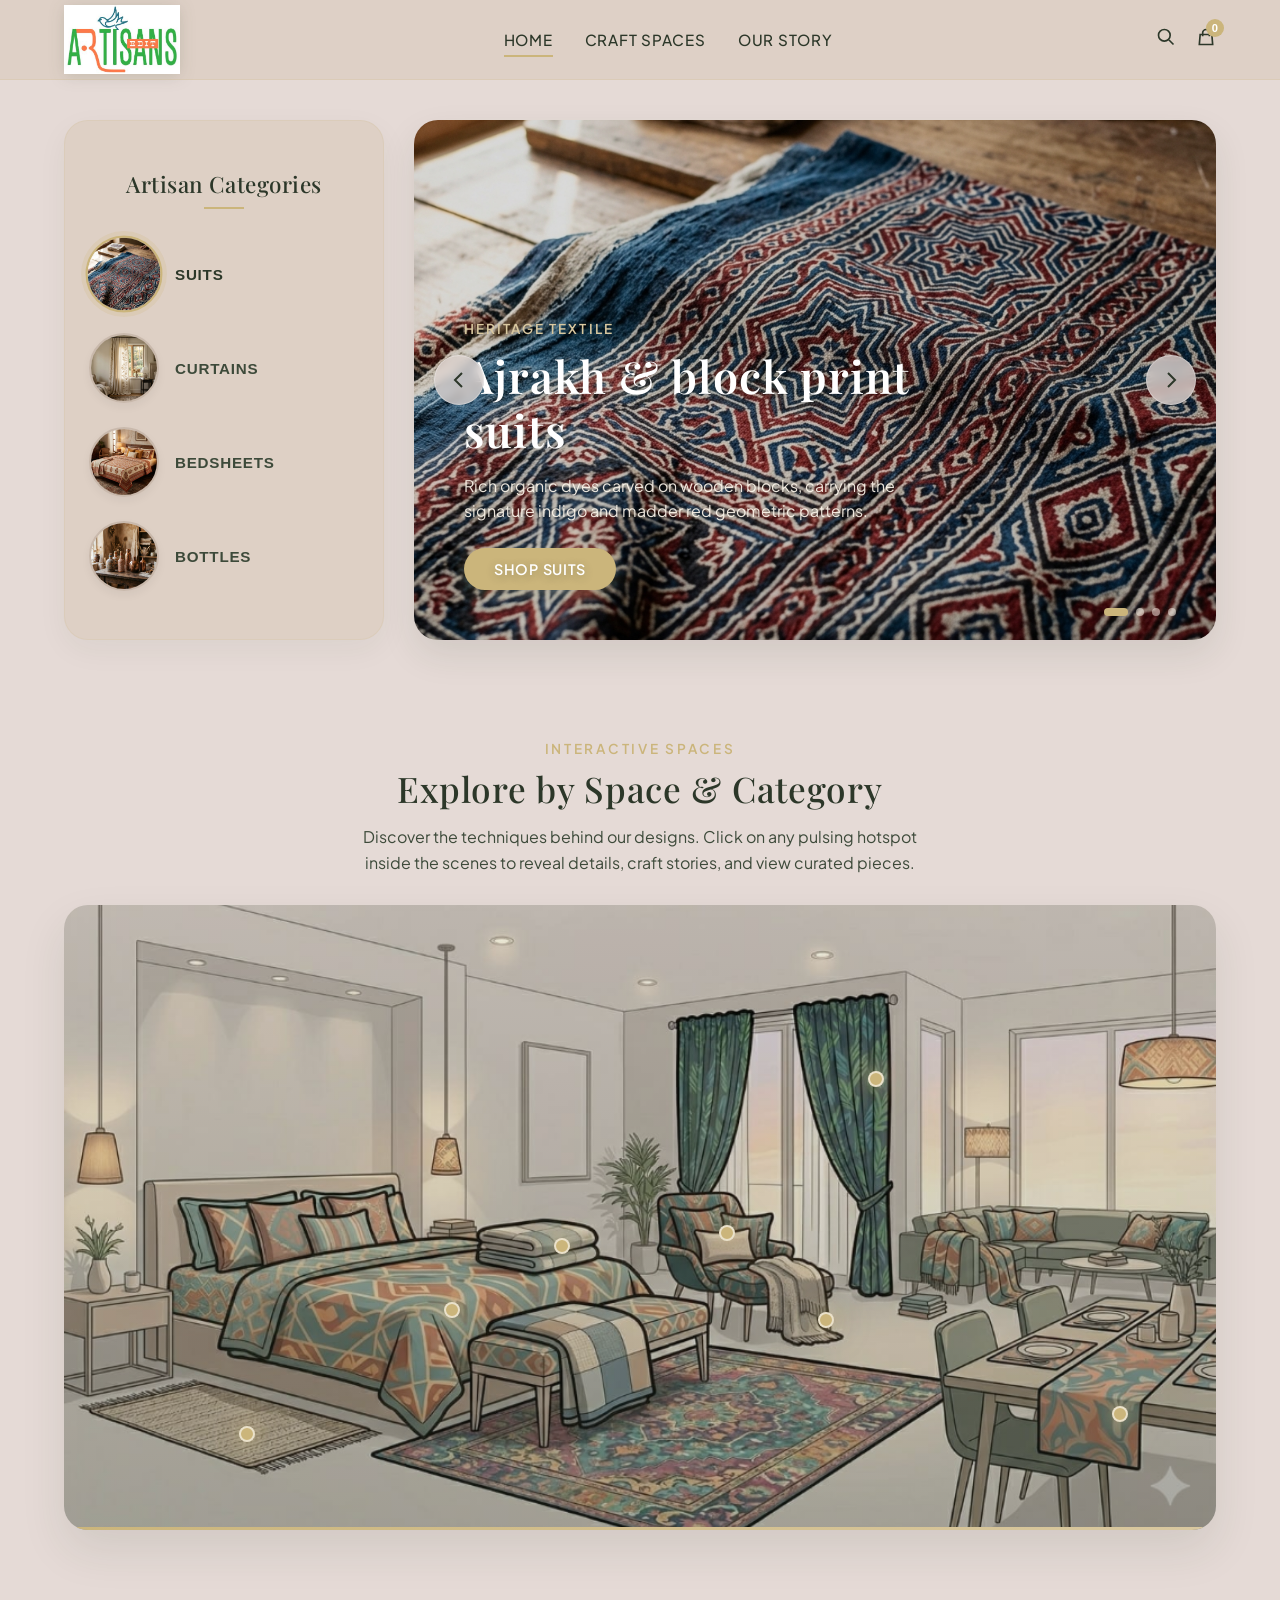
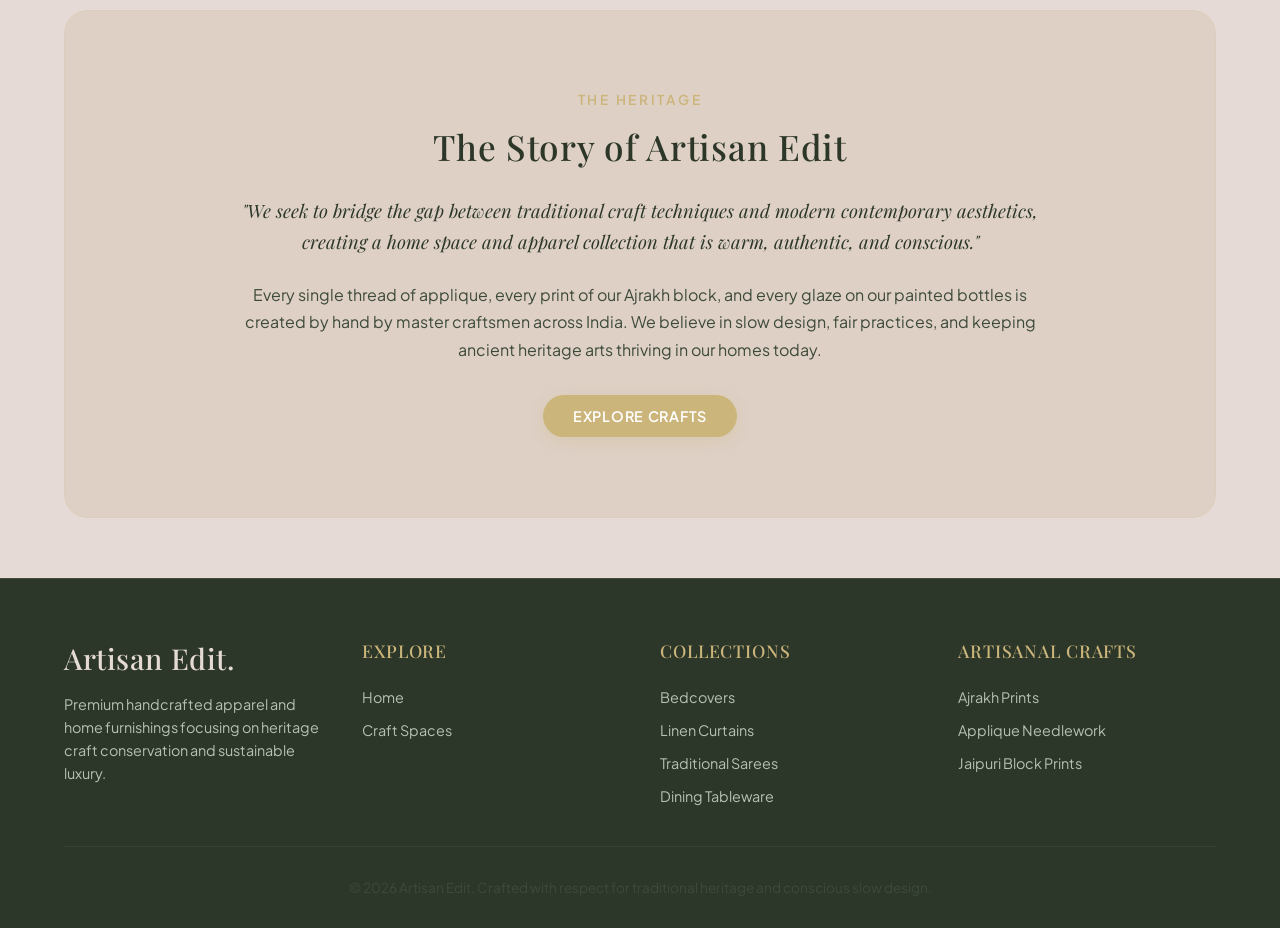
<file: index.html>
<!DOCTYPE html>
<html lang="en">
<head>
    <meta charset="UTF-8">
    <meta name="viewport" content="width=device-width, initial-scale=1.0">
    <title>Artisan Edit | Exquisite Handcrafted Apparel & Furnishings</title>
    <meta name="description" content="Explore Artisan Edit, a premium boutique for hand block prints, Applique work, Ajrakh, and traditional handloom fabrics. Exquisite home furnishings, wearables, and accessories.">
    <link rel="stylesheet" href="style.css">
</head>
<body>

    <!-- Header Section -->
    <header>
        <div class="header-brand">
            <img src="assets/artisans-edit-logo.png" alt="Artisans Edit Logo" class="brand-logo-img">
        </div>
        <nav>
            <ul class="nav-menu">
                <li><a href="#" class="nav-link active">Home</a></li>
                <li><a href="#clickpoint-banner" class="nav-link">Craft Spaces</a></li>
                <li><a href="#about-us" class="nav-link">Our Story</a></li>
            </ul>
        </nav>
        <div class="header-actions">
            <button class="icon-btn" aria-label="Search Collection">
                <svg width="20" height="20" fill="none" stroke="currentColor" stroke-width="2" viewBox="0 0 24 24">
                  <path d="M21 21l-6-6m2-5a7 7 0 11-14 0 7 7 0 0114 0z"/>
                </svg>
            </button>
            <button class="icon-btn" aria-label="Shopping Cart">
                <svg width="20" height="20" fill="none" stroke="currentColor" stroke-width="2" viewBox="0 0 24 24">
                  <path d="M16 11V7a4 4 0 00-8 0v4M5 9h14l1 12H4L5 9z"/>
                </svg>
                <span class="cart-count">0</span>
            </button>
        </div>
    </header>

    <!-- Main Content Section -->
    <main>
        
        <!-- Hero Section: Left Circular Menu + Right Sliding Banner -->
        <section class="hero-section">
            
            <!-- Left Circular Menu -->
            <div class="circular-menu-container">
                <h3 class="circular-menu-title">Artisan Categories</h3>
                <div class="circular-menu-items">
                    <button class="menu-circle-item active" aria-label="View Suits Artwork">
                        <div class="circle-img-wrapper">
                            <img src="assets/suit_artwork.png" alt="Suits artwork preview">
                        </div>
                        <span class="circle-label">Suits</span>
                    </button>
                    <button class="menu-circle-item" aria-label="View Curtains Artwork">
                        <div class="circle-img-wrapper">
                            <img src="assets/curtain_artwork.png" alt="Curtains artwork preview">
                        </div>
                        <span class="circle-label">Curtains</span>
                    </button>
                    <button class="menu-circle-item" aria-label="View Bedsheets Artwork">
                        <div class="circle-img-wrapper">
                            <img src="assets/bedsheet_artwork.png" alt="Bedsheets artwork preview">
                        </div>
                        <span class="circle-label">Bedsheets</span>
                    </button>
                    <button class="menu-circle-item" aria-label="View Bottles Artwork">
                        <div class="circle-img-wrapper">
                            <img src="assets/bottle_artwork.png" alt="Bottles artwork preview">
                        </div>
                        <span class="circle-label">Bottles</span>
                    </button>
                </div>
            </div>

            <!-- Right Sliding Hero Banner -->
            <div class="hero-slider-container">
                <div class="hero-slider">
                    <!-- Slide 1: Suits -->
                    <div class="hero-slide active">
                        <img src="assets/suit_artwork.png" alt="Exquisite hand-blocked suit fabric" class="slide-img">
                        <div class="slide-content">
                            <span class="slide-tag">Heritage Textile</span>
                            <h2 class="slide-title">Ajrakh & block print suits</h2>
                            <p class="slide-description">Rich organic dyes carved on wooden blocks, carrying the signature indigo and madder red geometric patterns.</p>
                            <a href="category.html?type=suits" class="slide-btn">Shop Suits</a>
                        </div>
                    </div>
                    <!-- Slide 2: Curtains -->
                    <div class="hero-slide">
                        <img src="assets/curtain_artwork.png" alt="Applique work linen curtain" class="slide-img">
                        <div class="slide-content">
                            <span class="slide-tag">Home Furnishing</span>
                            <h2 class="slide-title">Delicate Applique Curtains</h2>
                            <p class="slide-description">Premium linens intricately finished with traditional applique designs that light up your windows with custom elegance.</p>
                            <a href="category.html?type=curtain" class="slide-btn">Shop Curtains</a>
                        </div>
                    </div>
                    <!-- Slide 3: Bedsheets -->
                    <div class="hero-slide">
                        <img src="assets/bedsheet_artwork.png" alt="Jaipuri block print bedsheet" class="slide-img">
                        <div class="slide-content">
                            <span class="slide-tag">Bed Linen</span>
                            <h2 class="slide-title">Hand Block Bedsheets</h2>
                            <p class="slide-description">Experience the softest handwoven cotton bedsheets printed by hand block artisans in Jaipuri bootis and lattices.</p>
                            <a href="category.html?type=bedsheet" class="slide-btn">Shop Bedsheets</a>
                        </div>
                    </div>
                    <!-- Slide 4: Bottles -->
                    <div class="hero-slide">
                        <img src="assets/bottle_artwork.png" alt="Artisanal hand-painted pottery bottles" class="slide-img">
                        <div class="slide-content">
                            <span class="slide-tag">Eco Decor</span>
                            <h2 class="slide-title">Hand-painted Bottles</h2>
                            <p class="slide-description">Earthy terracotta and copper bottles, hand-painted with detailed folk art. Perfect for sustainable styling.</p>
                            <a href="category.html?type=dining" class="slide-btn">Shop Pottery</a>
                        </div>
                    </div>
                </div>

                <!-- Slider Navigation Buttons -->
                <button class="slider-control-btn prev-btn" aria-label="Previous Slide">
                    <svg width="24" height="24" fill="none" stroke="currentColor" stroke-width="2" viewBox="0 0 24 24">
                      <path d="M15 19l-7-7 7-7"/>
                    </svg>
                </button>
                <button class="slider-control-btn next-btn" aria-label="Next Slide">
                    <svg width="24" height="24" fill="none" stroke="currentColor" stroke-width="2" viewBox="0 0 24 24">
                      <path d="M9 5l7 7-7 7"/>
                    </svg>
                </button>

                <!-- Slider Dots -->
                <div class="slider-dots"></div>
            </div>

        </section>

        <!-- Clickpoints Banner Section -->
        <section class="clickpoint-banner-section" id="clickpoint-banner">
            <div class="section-header">
                <span class="section-label">Interactive Spaces</span>
                <h2 class="section-title">Explore by Space & Category</h2>
                <p class="section-subtitle">Discover the techniques behind our designs. Click on any pulsing hotspot inside the scenes to reveal details, craft stories, and view curated pieces.</p>
            </div>

            <!-- Sliding Clickpoint Container -->
            <div class="clickpoints-slider-container">
                <div class="clickpoints-slider-inner">
                    
                    <!-- Slide 1: Home Furnishing -->
                    <div class="clickpoint-slide">
                        <img src="assets/home_furnishing_scene.png" alt="Home furnishing space styling room" class="clickpoint-slide-img">
                        <div class="clickpoint-slide-overlay"></div>

                        <!-- Hotspots for Home Furnishing -->
                        
                        <!-- 1. Bedsheet/BedCover (on the bed) -->
                        <div class="hotspot-wrapper" style="top: 62.3%; left: 32.3%;">
                            <button class="hotspot" data-hotspot="bedsheet" aria-label="Explore Bedsheet & BedCovers">
                                <span class="hotspot-dot"></span>
                                <span class="hotspot-ripple"></span>
                                <span class="hotspot-ripple-2"></span>
                            </button>
                            <div class="hotspot-popover">
                                <h4 class="popover-title">Bedsheet / BedCover</h4>
                                <p class="popover-desc">Artisan Techniques</p>
                                <div class="popover-techniques">
                                    <span class="popover-tech-badge">Ajrakh</span>
                                    <span class="popover-tech-badge">Applique</span>
                                    <span class="popover-tech-badge">Hand Block</span>
                                    <span class="popover-tech-badge">Kids Print</span>
                                </div>
                                <a href="category.html?type=bedsheet" class="popover-btn">Shop Now</a>
                            </div>
                        </div>

                        <!-- 2. Quilt/Dohar (folded quilts on the bed) -->
                        <div class="hotspot-wrapper" style="top: 52.1%; left: 41.8%;">
                            <button class="hotspot" data-hotspot="quilt" aria-label="Explore Dohars & Quilts">
                                <span class="hotspot-dot"></span>
                                <span class="hotspot-ripple"></span>
                                <span class="hotspot-ripple-2"></span>
                            </button>
                            <div class="hotspot-popover">
                                <h4 class="popover-title">Dohar / Quilt</h4>
                                <p class="popover-desc">Artisan Techniques</p>
                                <div class="popover-techniques">
                                    <span class="popover-tech-badge">Handblock/Jaipuri</span>
                                </div>
                                <a href="category.html?type=quilt" class="popover-btn">Shop Now</a>
                            </div>
                        </div>

                        <!-- 3. Curtain (on the right curtain) -->
                        <div class="hotspot-wrapper" style="top: 25.2%; left: 69.1%;">
                            <button class="hotspot" data-hotspot="curtain" aria-label="Explore Curtains">
                                <span class="hotspot-dot"></span>
                                <span class="hotspot-ripple"></span>
                                <span class="hotspot-ripple-2"></span>
                            </button>
                            <div class="hotspot-popover">
                                <h4 class="popover-title">Curtain</h4>
                                <p class="popover-desc">Artisan Techniques</p>
                                <div class="popover-techniques">
                                    <span class="popover-tech-badge">Applique</span>
                                    <span class="popover-tech-badge">Hand Block</span>
                                    <span class="popover-tech-badge">Kids Print</span>
                                </div>
                                <a href="category.html?type=curtain" class="popover-btn">Shop Now</a>
                            </div>
                        </div>

                        <!-- 4. Sofa Throw (on armchair throw) -->
                        <div class="hotspot-wrapper" style="top: 63.8%; left: 64.8%;">
                            <button class="hotspot" data-hotspot="throw" aria-label="Explore Sofa Throws">
                                <span class="hotspot-dot"></span>
                                <span class="hotspot-ripple"></span>
                                <span class="hotspot-ripple-2"></span>
                            </button>
                            <div class="hotspot-popover">
                                <h4 class="popover-title">Sofa Throw</h4>
                                <p class="popover-desc">Artisan Techniques</p>
                                <div class="popover-techniques">
                                    <span class="popover-tech-badge">Handloom</span>
                                    <span class="popover-tech-badge">Hand Block</span>
                                    <span class="popover-tech-badge">Hand Tufted/Bohemian</span>
                                </div>
                                <a href="category.html?type=throw" class="popover-btn">Shop Now</a>
                            </div>
                        </div>

                        <!-- 5. Cushion Cover (on armchair cushion) -->
                        <div class="hotspot-wrapper" style="top: 49.9%; left: 56.2%;">
                            <button class="hotspot" data-hotspot="cushion" aria-label="Explore Cushion Covers">
                                <span class="hotspot-dot"></span>
                                <span class="hotspot-ripple"></span>
                                <span class="hotspot-ripple-2"></span>
                            </button>
                            <div class="hotspot-popover">
                                <h4 class="popover-title">Cushion Cover</h4>
                                <p class="popover-desc">Artisan Techniques</p>
                                <div class="popover-techniques">
                                    <span class="popover-tech-badge">Applique</span>
                                    <span class="popover-tech-badge">Hand Block</span>
                                    <span class="popover-tech-badge">Hand Tufted / Bohemian</span>
                                </div>
                                <a href="category.html?type=cushion" class="popover-btn">Shop Now</a>
                            </div>
                        </div>

                        <!-- 6. Dining Mat/Runner (on dining table) -->
                        <div class="hotspot-wrapper" style="top: 79.0%; left: 90.3%;">
                            <button class="hotspot" data-hotspot="dining" aria-label="Explore Dining Tableware">
                                <span class="hotspot-dot"></span>
                                <span class="hotspot-ripple"></span>
                                <span class="hotspot-ripple-2"></span>
                            </button>
                            <div class="hotspot-popover">
                                <h4 class="popover-title">Dining Mat / Runner</h4>
                                <p class="popover-desc">Artisan Techniques</p>
                                <div class="popover-techniques">
                                    <span class="popover-tech-badge">Applique</span>
                                    <span class="popover-tech-badge">Handblock</span>
                                </div>
                                <a href="category.html?type=dining" class="popover-btn">Shop Now</a>
                            </div>
                        </div>

                        <!-- 7. Carpet/Mat (on carpet) -->
                        <div class="hotspot-wrapper" style="top: 82.1%; left: 14.5%;">
                            <button class="hotspot" data-hotspot="carpet" aria-label="Explore Carpets & Rugs">
                                <span class="hotspot-dot"></span>
                                <span class="hotspot-ripple"></span>
                                <span class="hotspot-ripple-2"></span>
                            </button>
                            <div class="hotspot-popover">
                                <h4 class="popover-title">Carpet / Mat</h4>
                                <p class="popover-desc">Artisan Techniques</p>
                                <div class="popover-techniques">
                                    <span class="popover-tech-badge">Kilim</span>
                                    <span class="popover-tech-badge">Handloom Yoga Mat</span>
                                    <span class="popover-tech-badge">Kitchen Runner</span>
                                    <span class="popover-tech-badge">Handblock</span>
                                </div>
                                <a href="category.html?type=carpet" class="popover-btn">Shop Now</a>
                            </div>
                        </div>
                    </div>

                    <!-- Slide 2: Wearables & Accessories -->
                    <div class="clickpoint-slide">
                        <img src="assets/wearables_scene.png" alt="Luxury fashion studio flatlay and garments" class="clickpoint-slide-img">
                        <div class="clickpoint-slide-overlay"></div>

                        <!-- Hotspots for Wearables -->
                        
                        <!-- 1. Kids (on the kids sitting in the chair) -->
                        <button class="hotspot" style="top: 69.6%; left: 22.8%;" data-hotspot="kids" aria-label="Explore Kids Wear">
                            <span class="hotspot-dot"></span>
                            <span class="hotspot-ripple"></span>
                            <span class="hotspot-ripple-2"></span>
                        </button>
                        
                        <!-- 2. Laptop bags (on the man's shoulder bag) -->
                        <button class="hotspot" style="top: 48.7%; left: 38.7%;" data-hotspot="laptopbags" aria-label="Explore Laptop Bags">
                            <span class="hotspot-dot"></span>
                            <span class="hotspot-ripple"></span>
                            <span class="hotspot-ripple-2"></span>
                        </button>

                        <!-- 3. Men's (on the man's kurta/shirt) -->
                        <button class="hotspot" style="top: 46.7%; left: 46.7%;" data-hotspot="mens" aria-label="Explore Men's Wear">
                            <span class="hotspot-dot"></span>
                            <span class="hotspot-ripple"></span>
                            <span class="hotspot-ripple-2"></span>
                        </button>

                        <!-- 4. Sarees (on the woman's saree) -->
                        <button class="hotspot" style="top: 51.2%; left: 58.4%;" data-hotspot="saree" aria-label="Explore Sarees">
                            <span class="hotspot-dot"></span>
                            <span class="hotspot-ripple"></span>
                            <span class="hotspot-ripple-2"></span>
                        </button>

                        <!-- 5. Jewellery (on the woman's necklace) -->
                        <button class="hotspot" style="top: 30.6%; left: 59.5%;" data-hotspot="jewellery" aria-label="Explore Jewellery">
                            <span class="hotspot-dot"></span>
                            <span class="hotspot-ripple"></span>
                            <span class="hotspot-ripple-2"></span>
                        </button>

                        <!-- 6. Women Dresses (on the woman's lavender dress) -->
                        <button class="hotspot" style="top: 52.0%; left: 73.1%;" data-hotspot="dresses" aria-label="Explore Women Dresses">
                            <span class="hotspot-dot"></span>
                            <span class="hotspot-ripple"></span>
                            <span class="hotspot-ripple-2"></span>
                        </button>

                        <!-- 7. Dress Materials/Suits (on the woman's shoulder, right) -->
                        <button class="hotspot" style="top: 32.8%; left: 85.5%;" data-hotspot="suits" aria-label="Explore Dress Materials & Suits">
                            <span class="hotspot-dot"></span>
                            <span class="hotspot-ripple"></span>
                            <span class="hotspot-ripple-2"></span>
                        </button>

                        <!-- 8. Handbags (on the red handbag) -->
                        <button class="hotspot" style="top: 50.9%; left: 85.7%;" data-hotspot="handbags" aria-label="Explore Handbags">
                            <span class="hotspot-dot"></span>
                            <span class="hotspot-ripple"></span>
                            <span class="hotspot-ripple-2"></span>
                        </button>
                    </div>

                </div>

                <!-- REMOVED: Bottom navigation tabs that were causing overlap -->
                <!-- Navigation is now controlled by the progress bar only -->

            </div>

            <!-- Subcategories Menu Removed -->
        </section>

        <!-- Brand Story Section -->
        <section class="brand-story-section" id="about-us">
            <div class="brand-story-inner">
                <span class="section-label">The Heritage</span>
                <h2 class="section-title">The Story of Artisan Edit</h2>
                <p class="brand-story-quote">
                    "We seek to bridge the gap between traditional craft techniques and modern contemporary aesthetics, creating a home space and apparel collection that is warm, authentic, and conscious."
                </p>
                <p class="brand-story-body">
                    Every single thread of applique, every print of our Ajrakh block, and every glaze on our painted bottles is created by hand by master craftsmen across India. We believe in slow design, fair practices, and keeping ancient heritage arts thriving in our homes today.
                </p>
                <div class="brand-story-cta">
                    <a href="#clickpoint-banner" class="slide-btn">Explore Crafts</a>
                </div>
            </div>
        </section>

    </main>

    <!-- Footer Section -->
    <footer>
        <div class="footer-content">
            <div class="footer-section">
                <h3 class="footer-logo">Artisan Edit.</h3>
                <p class="footer-desc">Premium handcrafted apparel and home furnishings focusing on heritage craft conservation and sustainable luxury.</p>
            </div>
            <div class="footer-section">
                <h4>Explore</h4>
                <ul class="footer-links">
                    <li><a href="#">Home</a></li>
                    <li><a href="#clickpoint-banner">Craft Spaces</a></li>
                </ul>
            </div>
            <div class="footer-section">
                <h4>Collections</h4>
                <ul class="footer-links">
                    <li><a href="category.html?type=bedsheet">Bedcovers</a></li>
                    <li><a href="category.html?type=curtain">Linen Curtains</a></li>
                    <li><a href="category.html?type=saree">Traditional Sarees</a></li>
                    <li><a href="category.html?type=dining">Dining Tableware</a></li>
                </ul>
            </div>
            <div class="footer-section">
                <h4>Artisanal Crafts</h4>
                <ul class="footer-links">
                    <li><a href="category.html?type=suits">Ajrakh Prints</a></li>
                    <li><a href="category.html?type=curtain">Applique Needlework</a></li>
                    <li><a href="category.html?type=bedsheet">Jaipuri Block Prints</a></li>
                </ul>
            </div>
        </div>
        <div class="footer-bottom">
            <p>&copy; 2026 Artisan Edit. Crafted with respect for traditional heritage and conscious slow design.</p>
        </div>
    </footer>

    <!-- App Script -->
    <script src="app.js"></script>
</body>
</html>
</file>
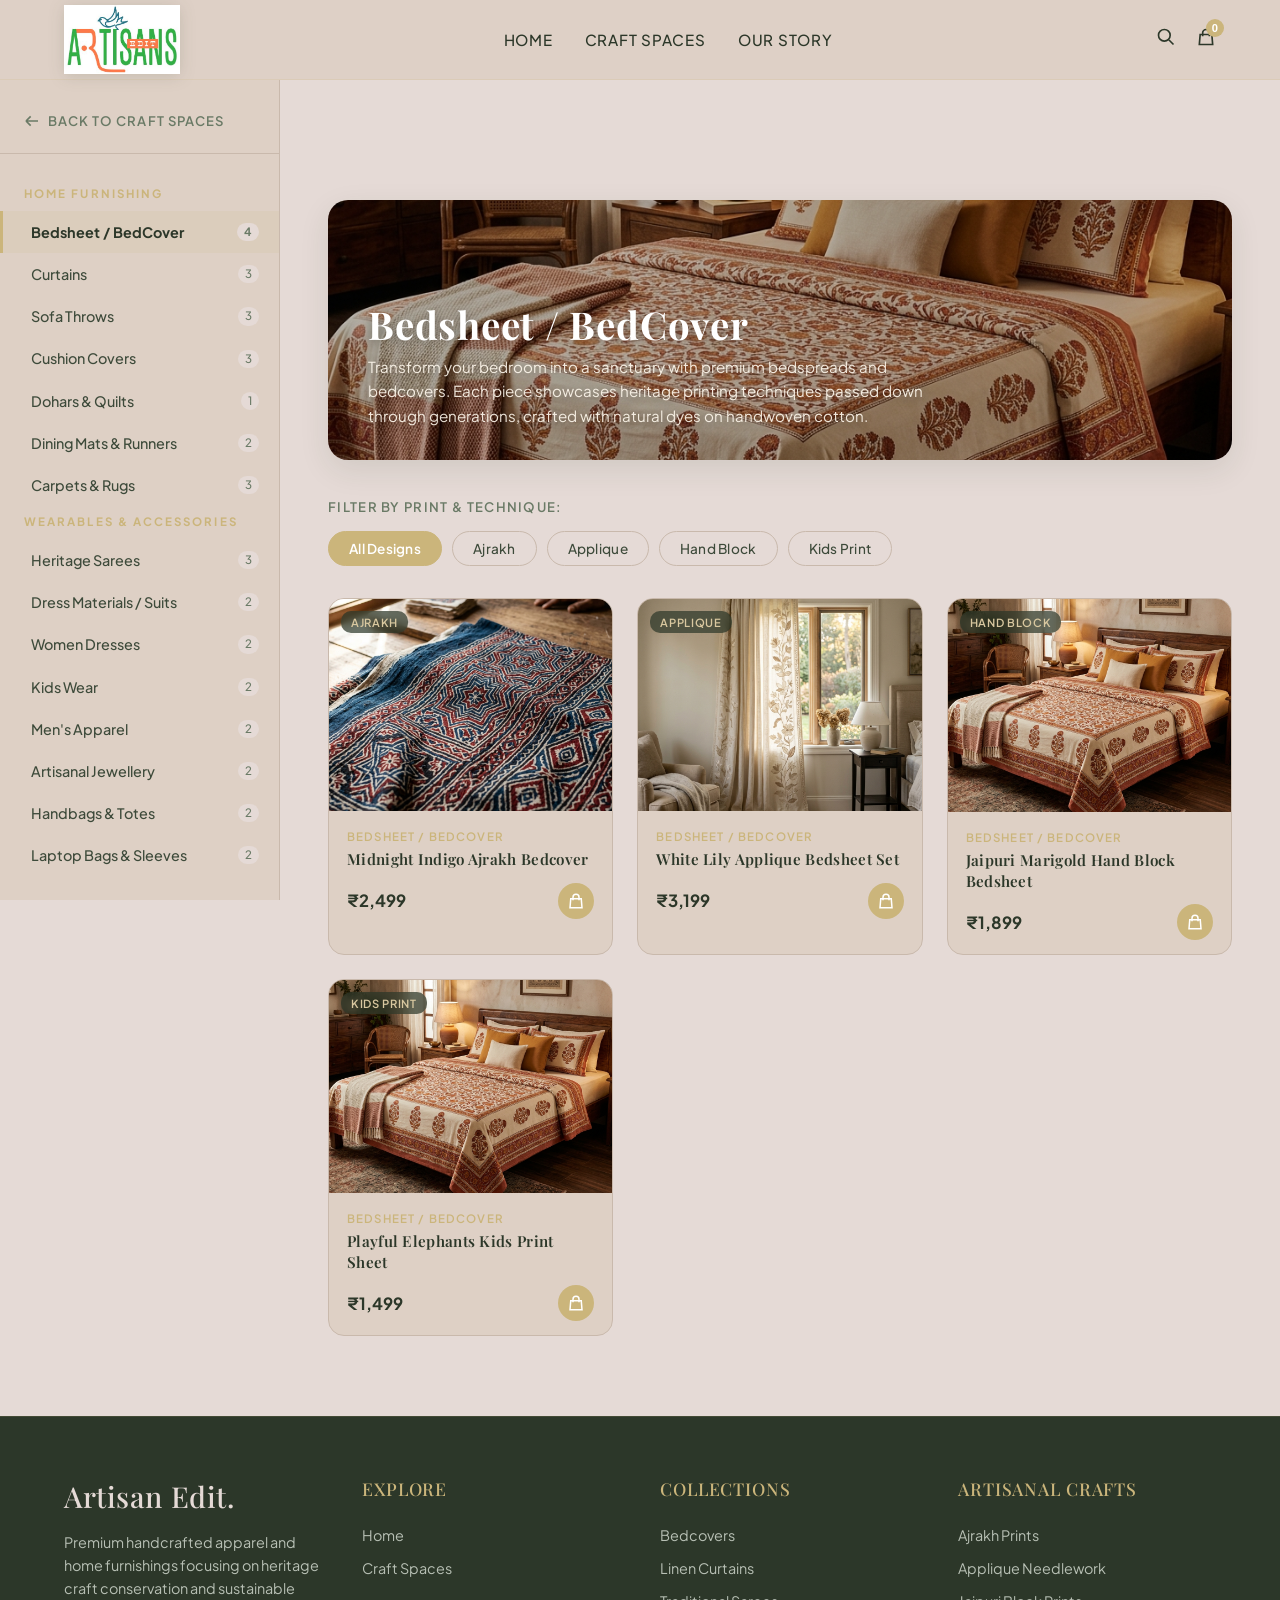
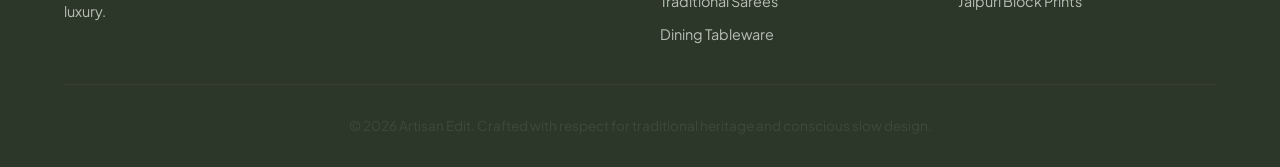
<file: category.html>
<!DOCTYPE html>
<html lang="en">
<head>
    <meta charset="UTF-8">
    <meta name="viewport" content="width=device-width, initial-scale=1.0">
    <title>Category | Artisan Edit</title>
    <meta name="description" content="Shop handcrafted artisan products by category from Artisan Edit. Filter by print techniques like Ajrakh, Applique, and Hand block printing.">
    <link rel="stylesheet" href="style.css">
    <style>
        /* ==========================================
           CATEGORY PAGE LAYOUT
        ========================================== */
        .category-page-wrapper {
            display: grid;
            grid-template-columns: 280px 1fr;
            gap: 0;
            max-width: 1600px;
            margin: var(--header-height) auto 0;
            min-height: calc(100vh - var(--header-height));
        }

        /* ---- LEFT SIDEBAR ---- */
        .category-sidebar {
            position: sticky;
            top: var(--header-height);
            height: calc(100vh - var(--header-height));
            overflow-y: auto;
            background-color: var(--color-bg-secondary);
            border-right: 1px solid var(--color-border-subtle);
            padding: 32px 0 40px;
            display: flex;
            flex-direction: column;
        }

        .category-sidebar::-webkit-scrollbar { width: 4px; }
        .category-sidebar::-webkit-scrollbar-thumb { background: var(--color-accent-primary); border-radius: 2px; }

        .sidebar-back-btn {
            display: flex;
            align-items: center;
            gap: 8px;
            font-size: 0.82rem;
            font-weight: 600;
            text-transform: uppercase;
            letter-spacing: 0.08em;
            color: var(--color-text-muted);
            padding: 0 24px 24px;
            border-bottom: 1px solid var(--color-border-subtle);
            margin-bottom: 24px;
            transition: var(--transition-fast);
            cursor: pointer;
            text-decoration: none;
        }

        .sidebar-back-btn:hover { color: var(--color-accent-primary); }

        .sidebar-group-label {
            font-size: 0.72rem;
            font-weight: 700;
            text-transform: uppercase;
            letter-spacing: 0.18em;
            color: var(--color-accent-primary);
            padding: 0 24px 10px;
            margin-top: 8px;
        }

        .sidebar-nav-item {
            display: block;
            padding: 11px 24px 11px 28px;
            font-size: 0.9rem;
            font-weight: 500;
            color: var(--color-text-secondary);
            cursor: pointer;
            border-left: 3px solid transparent;
            transition: var(--transition-fast);
            text-decoration: none;
            line-height: 1.4;
            position: relative;
        }

        .sidebar-nav-item:hover {
            color: var(--color-text-primary);
            background-color: rgba(203, 181, 123, 0.08);
            border-left-color: rgba(203, 181, 123, 0.4);
        }

        .sidebar-nav-item.active {
            color: var(--color-text-primary);
            font-weight: 700;
            background-color: rgba(203, 181, 123, 0.13);
            border-left-color: var(--color-accent-primary);
        }

        .sidebar-nav-item .item-count {
            position: absolute;
            right: 20px;
            top: 50%;
            transform: translateY(-50%);
            font-size: 0.72rem;
            color: var(--color-text-muted);
            background: var(--color-bg-primary);
            padding: 1px 7px;
            border-radius: 10px;
        }

        /* ---- MAIN CONTENT AREA ---- */
        .category-main {
            padding: 40px 48px 80px;
            min-width: 0;
        }

        /* Category Banner */
        .category-header-banner {
            position: relative;
            height: 260px;
            border-radius: 20px;
            overflow: hidden;
            margin-bottom: 36px;
            box-shadow: 0 10px 30px rgba(44,55,41,0.1);
        }

        .category-banner-img {
            width: 100%;
            height: 100%;
            object-fit: cover;
            filter: brightness(0.75);
            transition: var(--transition-smooth);
        }

        .category-header-banner:hover .category-banner-img {
            transform: scale(1.02);
        }

        .category-banner-content {
            position: absolute;
            bottom: 32px;
            left: 40px;
            color: #FFF;
            text-shadow: 0 2px 10px rgba(0,0,0,0.3);
            max-width: 600px;
        }

        .category-title {
            font-size: 2.4rem;
            font-weight: 700;
            color: #FFF;
            margin-bottom: 8px;
            line-height: 1.2;
        }

        .category-subtitle {
            font-size: 0.95rem;
            color: rgba(255,248,237,0.9);
            line-height: 1.6;
        }

        /* Filters */
        .filters-section {
            margin-bottom: 32px;
        }

        .filters-label {
            font-size: 0.82rem;
            text-transform: uppercase;
            letter-spacing: 0.1em;
            color: var(--color-text-muted);
            margin-bottom: 14px;
            font-weight: 600;
        }

        .technique-filter-bar {
            display: flex;
            flex-wrap: wrap;
            gap: 10px;
        }

        .filter-pill {
            padding: 8px 20px;
            border-radius: 25px;
            border: 1.5px solid var(--color-border-subtle);
            background: var(--color-bg-primary);
            color: var(--color-text-secondary);
            font-size: 0.85rem;
            font-weight: 500;
            cursor: pointer;
            transition: var(--transition-fast);
            font-family: var(--font-body);
            letter-spacing: 0.02em;
        }

        .filter-pill:hover {
            border-color: var(--color-accent-primary);
            color: var(--color-text-primary);
        }

        .filter-pill.active {
            background-color: var(--color-accent-primary);
            border-color: var(--color-accent-primary);
            color: #FFF;
            font-weight: 600;
        }

        /* Products Grid */
        .products-grid {
            display: grid;
            grid-template-columns: repeat(auto-fill, minmax(230px, 1fr));
            gap: 24px;
        }

        .product-card {
            background-color: var(--color-bg-secondary);
            border-radius: 16px;
            overflow: hidden;
            border: 1px solid var(--color-border-subtle);
            transition: var(--transition-smooth);
            cursor: pointer;
        }

        .product-card:hover {
            transform: translateY(-6px);
            box-shadow: 0 16px 40px rgba(44,55,41,0.12);
        }

        .product-image-container {
            position: relative;
            aspect-ratio: 4/3;
            overflow: hidden;
        }

        .product-image-container img {
            width: 100%;
            height: 100%;
            object-fit: cover;
            transition: var(--transition-smooth);
        }

        .product-card:hover .product-image-container img {
            transform: scale(1.07);
        }

        .product-badge {
            position: absolute;
            top: 12px;
            left: 12px;
            padding: 4px 10px;
            border-radius: 10px;
            font-size: 0.7rem;
            font-weight: 600;
            text-transform: uppercase;
            letter-spacing: 0.06em;
        }

        .product-badge.technique {
            background-color: rgba(44,55,41,0.7);
            color: var(--color-accent-light);
            backdrop-filter: blur(4px);
        }

        .product-info {
            padding: 18px 18px 14px;
        }

        .product-category {
            font-size: 0.72rem;
            text-transform: uppercase;
            letter-spacing: 0.1em;
            color: var(--color-accent-primary);
            font-weight: 600;
            margin-bottom: 5px;
            display: block;
        }

        .product-title {
            font-size: 0.95rem;
            color: var(--color-text-primary);
            font-weight: 600;
            line-height: 1.4;
            margin-bottom: 12px;
            font-family: var(--font-heading);
        }

        .product-footer {
            display: flex;
            justify-content: space-between;
            align-items: center;
        }

        .product-price {
            font-size: 1.05rem;
            font-weight: 700;
            color: var(--color-text-primary);
        }

        .add-to-cart-btn {
            width: 36px;
            height: 36px;
            border-radius: 50%;
            background-color: var(--color-accent-primary);
            border: none;
            cursor: pointer;
            display: flex;
            align-items: center;
            justify-content: center;
            color: #FFF;
            transition: var(--transition-fast);
        }

        .add-to-cart-btn:hover {
            background-color: var(--color-accent-dark);
            transform: scale(1.1);
        }

        .empty-state {
            grid-column: 1 / -1;
            text-align: center;
            padding: 80px 20px;
            color: var(--color-text-muted);
        }

        .empty-state svg {
            margin-bottom: 16px;
            opacity: 0.4;
        }

        /* ---- RESPONSIVE ---- */
        @media (max-width: 1024px) {
            .category-page-wrapper {
                grid-template-columns: 240px 1fr;
            }
            .category-main { padding: 28px 28px 60px; }
        }

        @media (max-width: 768px) {
            .category-page-wrapper {
                grid-template-columns: 1fr;
            }
            .category-sidebar {
                position: static;
                height: auto;
                border-right: none;
                border-bottom: 1px solid var(--color-border-subtle);
                padding: 20px 0;
                flex-direction: row;
                flex-wrap: wrap;
                overflow-x: auto;
                overflow-y: visible;
            }
            .sidebar-back-btn {
                padding: 0 16px 16px;
                border-bottom: none;
                width: 100%;
            }
            .sidebar-group-label {
                padding: 4px 16px;
                white-space: nowrap;
            }
            .sidebar-nav-item {
                padding: 8px 16px;
                white-space: nowrap;
                border-left: none;
                border-bottom: 3px solid transparent;
            }
            .sidebar-nav-item.active {
                border-left-color: transparent;
                border-bottom-color: var(--color-accent-primary);
            }
            .sidebar-nav-item .item-count { display: none; }
            .category-main { padding: 24px 20px 60px; }
            .category-header-banner { height: 180px; }
            .category-title { font-size: 1.7rem; }
            .products-grid { grid-template-columns: repeat(auto-fill, minmax(160px, 1fr)); gap: 16px; }
        }
    </style>
</head>
<body>

    <!-- Header -->
    <header>
        <div class="header-brand">
            <img src="assets/artisans-edit-logo.png" alt="Artisans Edit Logo" class="brand-logo-img">
        </div>
        <nav>
            <ul class="nav-menu">
                <li><a href="index.html" class="nav-link">Home</a></li>
                <li><a href="index.html#clickpoint-banner" class="nav-link">Craft Spaces</a></li>
                <li><a href="index.html#about-us" class="nav-link">Our Story</a></li>
            </ul>
        </nav>
        <div class="header-actions">
            <button class="icon-btn" aria-label="Search Collection">
                <svg width="20" height="20" fill="none" stroke="currentColor" stroke-width="2" viewBox="0 0 24 24">
                  <path d="M21 21l-6-6m2-5a7 7 0 11-14 0 7 7 0 0114 0z"/>
                </svg>
            </button>
            <button class="icon-btn" aria-label="Shopping Cart">
                <svg width="20" height="20" fill="none" stroke="currentColor" stroke-width="2" viewBox="0 0 24 24">
                  <path d="M16 11V7a4 4 0 00-8 0v4M5 9h14l1 12H4L5 9z"/>
                </svg>
                <span class="cart-count">0</span>
            </button>
        </div>
    </header>

    <div class="category-page-wrapper">

        <!-- LEFT SIDEBAR -->
        <aside class="category-sidebar" id="category-sidebar">
            <a href="index.html#clickpoint-banner" class="sidebar-back-btn">
                <svg width="16" height="16" fill="none" stroke="currentColor" stroke-width="2.5" viewBox="0 0 24 24">
                  <path d="M10 19l-7-7m0 0l7-7m-7 7h18"/>
                </svg>
                Back to Craft Spaces
            </a>
            <!-- Nav items injected by JS -->
        </aside>

        <!-- MAIN CONTENT -->
        <main class="category-main">

            <!-- Category Banner -->
            <div class="category-header-banner">
                <img id="category-banner-img" src="assets/home_furnishing_scene.png" alt="Category Banner" class="category-banner-img">
                <div class="category-banner-content">
                    <h1 class="category-title" id="category-title">Loading...</h1>
                    <p class="category-subtitle" id="category-subtitle"></p>
                </div>
            </div>

            <!-- Technique Filters -->
            <section class="filters-section">
                <p class="filters-label">Filter by Print &amp; Technique:</p>
                <div class="technique-filter-bar" id="technique-filter-bar"></div>
            </section>

            <!-- Products Grid -->
            <div class="products-grid" id="category-products-grid"></div>

        </main>
    </div>

    <!-- Footer -->
    <footer>
        <div class="footer-content">
            <div class="footer-section">
                <h3 class="footer-logo">Artisan Edit.</h3>
                <p class="footer-desc">Premium handcrafted apparel and home furnishings focusing on heritage craft conservation and sustainable luxury.</p>
            </div>
            <div class="footer-section">
                <h4>Explore</h4>
                <ul class="footer-links">
                    <li><a href="index.html">Home</a></li>
                    <li><a href="index.html#clickpoint-banner">Craft Spaces</a></li>
                </ul>
            </div>
            <div class="footer-section">
                <h4>Collections</h4>
                <ul class="footer-links">
                    <li><a href="category.html?type=bedsheet">Bedcovers</a></li>
                    <li><a href="category.html?type=curtain">Linen Curtains</a></li>
                    <li><a href="category.html?type=saree">Traditional Sarees</a></li>
                    <li><a href="category.html?type=dining">Dining Tableware</a></li>
                </ul>
            </div>
            <div class="footer-section">
                <h4>Artisanal Crafts</h4>
                <ul class="footer-links">
                    <li><a href="category.html?type=suits">Ajrakh Prints</a></li>
                    <li><a href="category.html?type=curtain">Applique Needlework</a></li>
                    <li><a href="category.html?type=bedsheet">Jaipuri Block Prints</a></li>
                </ul>
            </div>
        </div>
        <div class="footer-bottom">
            <p>&copy; 2026 Artisan Edit. Crafted with respect for traditional heritage and conscious slow design.</p>
        </div>
    </footer>

    <script src="category.js"></script>
</body>
</html>
</file>
<file: style.css>
/* ==========================================
   Artisan Edit - Premium Design System
   Elevated & Timeless Color Palette
   ========================================== */

/* Font Imports */
@import url('https://fonts.googleapis.com/css2?family=Playfair+Display:ital,wght@0,400..900;1,400..900&family=Plus+Jakarta+Sans:wght@200..800&display=swap');

:root {
    /* 60% - PRIMARY BACKGROUND */
    --color-bg-primary: #E5DAD6;
    --color-bg-body: #E5DAD6;
    
    /* 30% - SECONDARY ELEMENTS */
    --color-bg-secondary: #DED0C5;
    --color-bg-card: #DED0C5;
    --color-bg-nav: rgba(222, 208, 197, 0.92);
    --color-border-subtle: #C9B9AC;
    
    /* 10% - ACCENT COLOR */
    --color-accent-primary: #CBB57B;
    --color-accent-light: #D9C8A0;
    --color-accent-dark: #A8905A;
    
    /* Text Colors */
    --color-text-primary: #2C3729;
    --color-text-secondary: #3D4A3A;
    --color-text-muted: #6A7A66;
    --color-text-inverse: #E5DAD6;
    
    /* Additional Accents */
    --color-accent-sage: #C3C9C0;
    
    /* Fonts */
    --font-heading: 'Playfair Display', serif;
    --font-body: 'Plus Jakarta Sans', sans-serif;
    --transition-smooth: all 0.4s cubic-bezier(0.16, 1, 0.3, 1);
    --transition-fast: all 0.2s ease;
    --header-height: 80px;
}

/* Reset */
* { margin: 0; padding: 0; box-sizing: border-box; }

html {
    scroll-behavior: smooth;
    font-size: 16px;
    background-color: var(--color-bg-primary);
    color: var(--color-text-primary);
    font-family: var(--font-body);
}

body {
    min-height: 100vh;
    overflow-x: hidden;
    background-color: var(--color-bg-primary);
}

h1, h2, h3, h4, h5, h6 {
    font-family: var(--font-heading);
    font-weight: 500;
    letter-spacing: 0.02em;
    color: var(--color-text-primary);
}

p {
    line-height: 1.6;
    color: var(--color-text-secondary);
}

a {
    text-decoration: none;
    color: inherit;
    transition: var(--transition-fast);
}

::-webkit-scrollbar { width: 8px; }
::-webkit-scrollbar-track { background: var(--color-bg-primary); }
::-webkit-scrollbar-thumb { background: var(--color-accent-primary); border-radius: 4px; }
::-webkit-scrollbar-thumb:hover { background: var(--color-accent-dark); }

/* ==========================================
   HEADER
   ========================================== */
header {
    height: var(--header-height);
    background-color: var(--color-bg-nav);
    backdrop-filter: blur(12px);
    -webkit-backdrop-filter: blur(12px);
    border-bottom: 1px solid rgba(203, 181, 123, 0.2);
    position: fixed;
    top: 0;
    left: 0;
    width: 100%;
    z-index: 1000;
    display: flex;
    justify-content: space-between;
    align-items: center;
    padding: 0 5%;
}

.header-brand { display: flex; align-items: center; gap: 12px; }
.brand-logo-img {
    height: 70px;
    width: auto;
    object-fit: contain;
    filter: drop-shadow(0 2px 8px rgba(44, 55, 41, 0.15));
    transition: var(--transition-smooth);
}
.brand-logo-img:hover {
    filter: drop-shadow(0 4px 16px rgba(203, 181, 123, 0.3));
    transform: scale(1.02);
}

.nav-menu {
    display: flex;
    list-style: none;
    gap: 32px;
}

.nav-link {
    font-weight: 500;
    font-size: 0.95rem;
    letter-spacing: 0.05em;
    text-transform: uppercase;
    position: relative;
    padding: 8px 0;
    color: var(--color-text-primary);
}

.nav-link::after {
    content: '';
    position: absolute;
    bottom: 0;
    left: 0;
    width: 0;
    height: 2px;
    background-color: var(--color-accent-primary);
    transition: var(--transition-smooth);
}

.nav-link:hover::after,
.nav-link.active::after { width: 100%; }

.header-actions {
    display: flex;
    align-items: center;
    gap: 20px;
}

.icon-btn {
    background: none;
    border: none;
    cursor: pointer;
    font-size: 1.3rem;
    color: var(--color-text-primary);
    position: relative;
    transition: var(--transition-fast);
}

.icon-btn:hover {
    color: var(--color-accent-primary);
    transform: translateY(-2px);
}

.cart-count {
    position: absolute;
    top: -8px;
    right: -8px;
    background-color: var(--color-accent-primary);
    color: #FFF;
    font-size: 0.7rem;
    width: 18px;
    height: 18px;
    border-radius: 50%;
    display: flex;
    align-items: center;
    justify-content: center;
    font-weight: 600;
}

/* ==========================================
   HERO SECTION
   ========================================== */
main { margin-top: var(--header-height); }

.hero-section {
    display: grid;
    grid-template-columns: 320px 1fr;
    gap: 30px;
    padding: 40px 5%;
    max-width: 1600px;
    margin: 0 auto;
}

.circular-menu-container {
    display: flex;
    flex-direction: column;
    justify-content: center;
    background-color: var(--color-bg-secondary);
    border-radius: 24px;
    padding: 40px 24px;
    border: 1px solid rgba(203, 181, 123, 0.15);
    box-shadow: 0 10px 30px rgba(44, 55, 41, 0.05);
}

.circular-menu-title {
    font-size: 1.4rem;
    text-align: center;
    margin-bottom: 30px;
    color: var(--color-text-primary);
    position: relative;
}

.circular-menu-title::after {
    content: '';
    display: block;
    width: 40px;
    height: 2px;
    background-color: var(--color-accent-primary);
    margin: 8px auto 0;
}

.circular-menu-items {
    display: flex;
    flex-direction: column;
    gap: 24px;
    align-items: center;
}

.menu-circle-item {
    display: flex;
    align-items: center;
    width: 100%;
    gap: 16px;
    cursor: pointer;
    background: none;
    border: none;
    text-align: left;
    outline: none;
}

.circle-img-wrapper {
    width: 70px;
    height: 70px;
    border-radius: 50%;
    overflow: hidden;
    border: 2px solid var(--color-border-subtle);
    transition: var(--transition-smooth);
    position: relative;
    box-shadow: 0 4px 10px rgba(0,0,0,0.05);
}

.circle-img-wrapper img {
    width: 100%;
    height: 100%;
    object-fit: cover;
    transition: var(--transition-smooth);
}

.circle-label {
    font-size: 0.95rem;
    font-weight: 600;
    letter-spacing: 0.05em;
    text-transform: uppercase;
    color: var(--color-text-secondary);
    transition: var(--transition-smooth);
}

.menu-circle-item:hover .circle-img-wrapper,
.menu-circle-item.active .circle-img-wrapper {
    border-color: var(--color-accent-primary);
    transform: scale(1.1);
    box-shadow: 0 0 0 4px rgba(203, 181, 123, 0.2);
}

.menu-circle-item:hover .circle-label,
.menu-circle-item.active .circle-label {
    color: var(--color-text-primary);
    font-weight: 700;
}

/* ==========================================
   HERO SLIDER
   ========================================== */
.hero-slider-container {
    position: relative;
    height: 520px;
    border-radius: 24px;
    overflow: hidden;
    box-shadow: 0 15px 35px rgba(44, 55, 41, 0.1);
}

.hero-slide {
    position: absolute;
    top: 0;
    left: 0;
    width: 100%;
    height: 100%;
    opacity: 0;
    visibility: hidden;
    transition: opacity 0.8s ease, transform 0.8s cubic-bezier(0.16, 1, 0.3, 1), visibility 0.8s;
    z-index: 1;
    transform: scale(1.05);
}

.hero-slide.active {
    opacity: 1;
    visibility: visible;
    z-index: 2;
    transform: scale(1);
}

.slide-img {
    width: 100%;
    height: 100%;
    object-fit: cover;
    filter: brightness(0.85);
}

.slide-content {
    position: absolute;
    bottom: 50px;
    left: 50px;
    max-width: 500px;
    color: #FFF8ED;
    z-index: 10;
    text-shadow: 0 2px 10px rgba(44, 55, 41, 0.3);
}

.slide-tag {
    font-size: 0.85rem;
    text-transform: uppercase;
    letter-spacing: 0.15em;
    color: var(--color-accent-light);
    font-weight: 600;
    margin-bottom: 12px;
    display: inline-block;
}

.slide-title {
    font-size: 2.8rem;
    font-weight: 600;
    line-height: 1.2;
    margin-bottom: 16px;
    color: #FFF;
}

.slide-description {
    font-size: 1rem;
    color: rgba(255, 248, 237, 0.9);
    margin-bottom: 24px;
}

.slide-btn {
    display: inline-block;
    padding: 12px 30px;
    background-color: var(--color-accent-primary);
    color: #FFF;
    border-radius: 30px;
    font-weight: 600;
    font-size: 0.9rem;
    letter-spacing: 0.05em;
    text-transform: uppercase;
    box-shadow: 0 4px 15px rgba(203, 181, 123, 0.3);
    transition: var(--transition-smooth);
}

.slide-btn:hover {
    background-color: var(--color-accent-dark);
    transform: translateY(-3px);
    box-shadow: 0 6px 20px rgba(203, 181, 123, 0.4);
}

.slider-control-btn {
    position: absolute;
    top: 50%;
    transform: translateY(-50%);
    width: 50px;
    height: 50px;
    border-radius: 50%;
    background-color: rgba(229, 218, 214, 0.75);
    backdrop-filter: blur(5px);
    border: 1px solid rgba(255, 255, 255, 0.3);
    display: flex;
    align-items: center;
    justify-content: center;
    color: var(--color-text-primary);
    cursor: pointer;
    z-index: 10;
    transition: var(--transition-smooth);
}

.slider-control-btn:hover {
    background-color: var(--color-accent-primary);
    color: #FFF;
}

.prev-btn { left: 20px; }
.next-btn { right: 20px; }

.slider-dots {
    position: absolute;
    bottom: 24px;
    right: 40px;
    display: flex;
    gap: 8px;
    z-index: 10;
}

.dot {
    width: 8px;
    height: 8px;
    border-radius: 50%;
    background-color: rgba(255, 248, 237, 0.5);
    cursor: pointer;
    transition: var(--transition-fast);
}

.dot.active {
    width: 24px;
    border-radius: 4px;
    background-color: var(--color-accent-primary);
}

/* ==========================================
   CLICKPOINTS BANNER
   ========================================== */
.clickpoint-banner-section {
    padding: 60px 5% 40px;
    max-width: 1600px;
    margin: 0 auto;
    background-color: var(--color-bg-primary);
}

.section-header {
    text-align: center;
    margin-bottom: 30px;
}

.section-label {
    color: var(--color-accent-primary);
    font-size: 0.85rem;
    text-transform: uppercase;
    font-weight: 600;
    letter-spacing: 0.2em;
    display: block;
    margin-bottom: 8px;
}

.section-title {
    font-size: 2.2rem;
    color: var(--color-text-primary);
    margin-bottom: 12px;
}

.section-subtitle {
    font-size: 1rem;
    max-width: 600px;
    margin: 0 auto;
    color: var(--color-text-secondary);
}

.clickpoints-slider-container {
    position: relative;
    width: 100%;
    height: auto;
    aspect-ratio: 1024 / 555;
    border-radius: 24px;
    overflow: hidden;
    box-shadow: 0 20px 45px rgba(44, 55, 41, 0.1);
}

.clickpoints-slider-inner {
    width: 100%;
    height: 100%;
    display: flex;
    transition: transform 0.8s cubic-bezier(0.16, 1, 0.3, 1);
}

.clickpoint-slide {
    min-width: 100%;
    height: 100%;
    position: relative;
    overflow: hidden;
}

.clickpoint-slide-img {
    width: 100%;
    height: 100%;
    object-fit: cover;
}

.clickpoint-slide-overlay {
    position: absolute;
    top: 0;
    left: 0;
    width: 100%;
    height: 100%;
    background: linear-gradient(to bottom, rgba(44, 55, 41, 0.08), rgba(44, 55, 41, 0.28));
    pointer-events: none;
}

/* Progress Bar - 12 seconds */
.clickpoints-slider-container::after {
    content: '';
    position: absolute;
    bottom: 0;
    left: 0;
    width: 100%;
    height: 3px;
    background: linear-gradient(90deg, var(--color-accent-primary), var(--color-accent-light));
    z-index: 101;
    animation: clickpointProgress 12s linear infinite;
    transform-origin: left;
}

@keyframes clickpointProgress {
    0% { transform: scaleX(0); }
    100% { transform: scaleX(1); }
}

/* ==========================================
   HOTSPOTS & POPOVERS
   ========================================== */
.hotspot {
    position: absolute;
    width: 32px;
    height: 32px;
    z-index: 50;
    cursor: pointer;
    border: none;
    background: none;
    outline: none;
    display: flex;
    align-items: center;
    justify-content: center;
}

.hotspot-dot {
    width: 16px;
    height: 16px;
    background-color: var(--color-accent-primary);
    border-radius: 50%;
    box-shadow: 0 0 20px rgba(203, 181, 123, 0.9), 0 0 40px rgba(203, 181, 123, 0.4);
    transition: var(--transition-fast);
    border: 2px solid rgba(255, 255, 255, 0.6);
}

.hotspot-ripple {
    position: absolute;
    width: 100%;
    height: 100%;
    border: 2px solid var(--color-accent-primary);
    border-radius: 50%;
    opacity: 0;
    animation: ripple 2s infinite ease-out;
}

.hotspot-ripple-2 {
    position: absolute;
    width: 100%;
    height: 100%;
    border: 1px solid var(--color-accent-light);
    border-radius: 50%;
    opacity: 0;
    animation: ripple 2s infinite ease-out 1s;
}

.hotspot:hover .hotspot-dot {
    background-color: var(--color-accent-light);
    transform: scale(1.4);
    box-shadow: 0 0 30px rgba(203, 181, 123, 1), 0 0 60px rgba(203, 181, 123, 0.5);
}

@keyframes ripple {
    0% { transform: scale(0.6); opacity: 0; }
    30% { opacity: 0.8; }
    100% { transform: scale(2.5); opacity: 0; }
}

.hotspot-wrapper {
    position: absolute;
    width: 32px;
    height: 32px;
    z-index: 50;
    display: flex;
    align-items: center;
    justify-content: center;
}

.hotspot-popover {
    display: none;
    position: absolute;
    top: 45px;
    left: 50%;
    transform: translateX(-50%);
    width: 280px;
    background-color: var(--color-bg-primary);
    border-radius: 16px;
    padding: 24px;
    box-shadow: 0 12px 35px rgba(44, 55, 41, 0.2);
    border: 1px solid rgba(203, 181, 123, 0.15);
    z-index: 1000;
    pointer-events: auto;
    animation: popoverFadeIn 0.35s cubic-bezier(0.16, 1, 0.3, 1) forwards;
}

.hotspot-wrapper.active { z-index: 1001; }
.hotspot-wrapper.active .hotspot-popover { display: flex; flex-direction: column; }

@keyframes popoverFadeIn {
    from { opacity: 0; transform: translateX(-50%) translateY(12px); }
    to { opacity: 1; transform: translateX(-50%) translateY(0); }
}

.popover-title {
    font-family: var(--font-heading);
    font-size: 1.25rem;
    font-weight: 700;
    color: var(--color-text-primary);
    margin-bottom: 4px;
    line-height: 1.3;
}

.popover-desc {
    font-size: 0.85rem;
    color: var(--color-text-secondary);
    margin-bottom: 14px;
    font-family: var(--font-body);
}

.popover-techniques {
    display: flex;
    flex-wrap: wrap;
    gap: 6px;
    margin-bottom: 18px;
}

.popover-tech-badge {
    font-size: 0.72rem;
    background-color: var(--color-bg-secondary);
    padding: 4px 10px;
    border-radius: 12px;
    color: var(--color-text-secondary);
    font-weight: 500;
    border: 1px solid rgba(203, 181, 123, 0.12);
}

.popover-btn {
    display: block;
    width: 100%;
    text-align: center;
    padding: 12px;
    background-color: var(--color-accent-primary);
    color: #FFF;
    border-radius: 30px;
    font-weight: 600;
    font-size: 0.8rem;
    letter-spacing: 0.08em;
    text-transform: uppercase;
    transition: var(--transition-fast);
}

.popover-btn:hover {
    background-color: var(--color-accent-dark);
    transform: translateY(-2px);
    box-shadow: 0 4px 12px rgba(203, 181, 123, 0.3);
    color: #FFF;
}

/* ==========================================
   BRAND STORY
   ========================================== */
.brand-story-section {
    background-color: var(--color-bg-secondary);
    border-radius: 24px;
    margin: 40px 5% 60px;
    padding: 80px 40px;
    max-width: 1600px;
    border: 1px solid rgba(203, 181, 123, 0.1);
}

.brand-story-inner {
    max-width: 800px;
    margin: 0 auto;
    text-align: center;
}

.brand-story-inner .section-label { margin-bottom: 15px; }
.brand-story-inner .section-title { margin-bottom: 25px; }

.brand-story-quote {
    font-size: 1.15rem;
    color: var(--color-text-primary);
    margin-bottom: 24px;
    font-family: var(--font-heading);
    font-style: italic;
    line-height: 1.7;
}

.brand-story-body {
    margin-bottom: 32px;
    font-size: 1rem;
    line-height: 1.7;
    color: var(--color-text-secondary);
}

.brand-story-cta {
    display: flex;
    justify-content: center;
    gap: 20px;
}

/* ==========================================
   FOOTER
   ========================================== */
footer {
    background-color: var(--color-text-primary);
    color: var(--color-text-inverse);
    padding: 60px 5% 30px;
    border-top: 1px solid rgba(203, 181, 123, 0.15);
}

.footer-content {
    display: grid;
    grid-template-columns: repeat(auto-fit, minmax(220px, 1fr));
    gap: 40px;
    max-width: 1600px;
    margin: 0 auto 40px;
}

.footer-logo {
    font-family: var(--font-heading);
    font-size: 1.8rem;
    margin-bottom: 16px;
    color: var(--color-text-inverse);
}

.footer-desc {
    color: #B8C0B5;
    font-size: 0.9rem;
}

.footer-section h4 {
    font-size: 1.1rem;
    margin-bottom: 24px;
    color: var(--color-accent-primary);
    text-transform: uppercase;
    letter-spacing: 0.05em;
}

.footer-links {
    list-style: none;
    display: flex;
    flex-direction: column;
    gap: 12px;
}

.footer-links a {
    color: #B8C0B5;
    font-size: 0.9rem;
    transition: var(--transition-fast);
}

.footer-links a:hover {
    color: var(--color-accent-primary);
    padding-left: 5px;
}

.footer-bottom {
    border-top: 1px solid rgba(203, 181, 123, 0.08);
    padding-top: 30px;
    text-align: center;
    color: #8A9A86;
    font-size: 0.85rem;
}

/* ==========================================
   RESPONSIVE
   ========================================== */
@media (max-width: 1024px) {
    .hero-section {
        grid-template-columns: 1fr;
        gap: 30px;
    }
    .circular-menu-container {
        flex-direction: row;
        flex-wrap: wrap;
        justify-content: center;
        padding: 24px;
        order: 2;
    }
    .circular-menu-items {
        flex-direction: row;
        flex-wrap: wrap;
        justify-content: center;
        width: 100%;
        gap: 30px;
    }
    .menu-circle-item { width: auto; }
    .hero-slider-container { height: 400px; order: 1; }
    .clickpoints-slider-container { height: 500px; }
}

@media (max-width: 768px) {
    .nav-menu { display: none; }
    .slide-title { font-size: 2rem; }
    .clickpoints-slider-container {
        height: 400px;
        aspect-ratio: auto;
    }
    .hotspot { width: 28px; height: 28px; }
    .hotspot-dot { width: 12px; height: 12px; }
    .brand-logo-img { height: 50px; }
    .brand-story-section {
        padding: 40px 20px;
        margin: 30px 5% 40px;
    }
}

@media (max-width: 480px) {
    .clickpoints-slider-container { height: 300px; }
    .slide-title { font-size: 1.5rem; }
    .slide-content {
        bottom: 30px;
        left: 20px;
        max-width: 90%;
    }
}

@keyframes fade-slide-in {
    from { opacity: 0; transform: translateY(20px); }
    to { opacity: 1; transform: translateY(0); }
}
</file>
